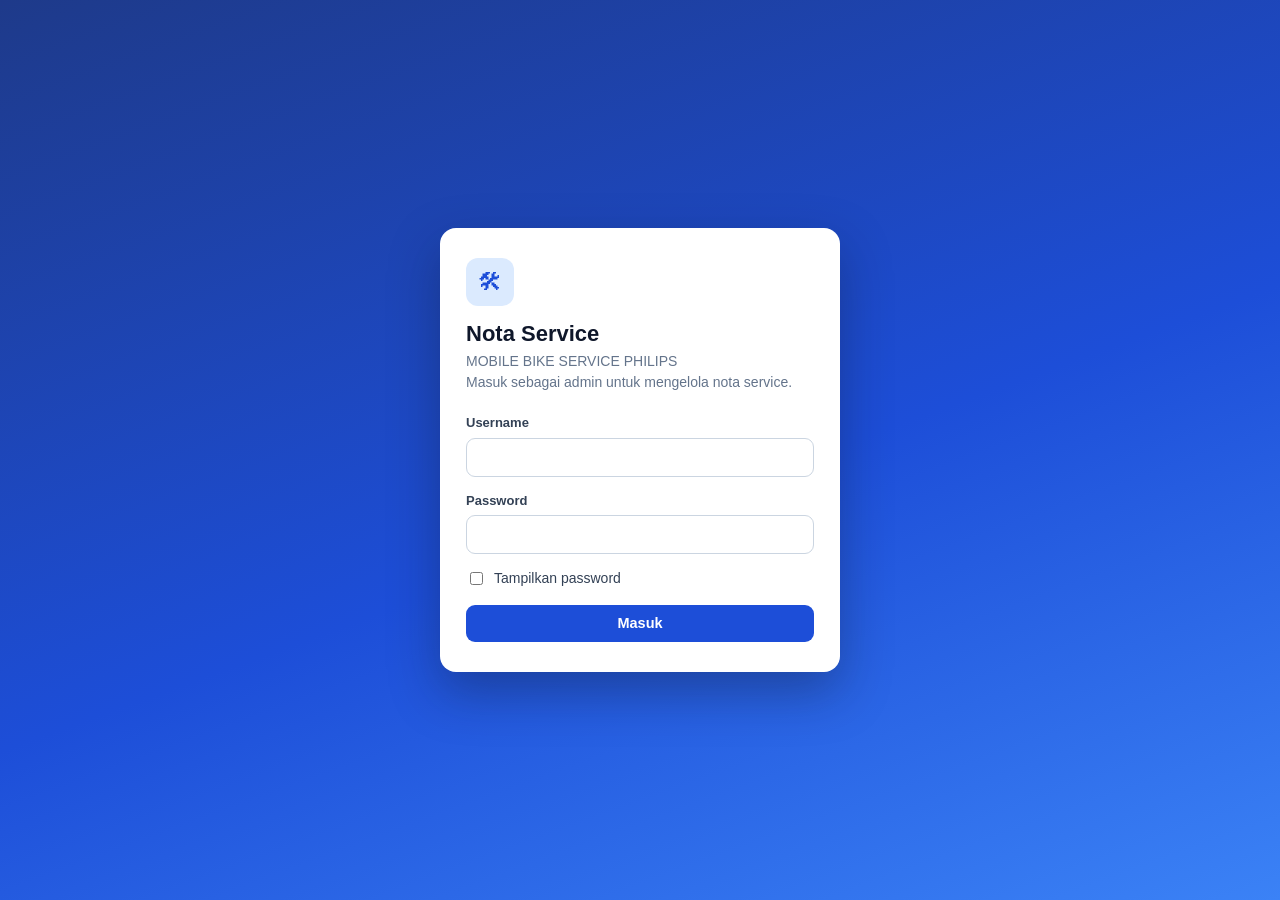
<file: index.html>
<!DOCTYPE html>
<html lang="id">
<head>
  <meta charset="utf-8">
  <meta name="viewport" content="width=device-width, initial-scale=1">
  <title>Nota Service</title>
  <link rel="stylesheet" href="styles.css">
  <style id="pageStyle"></style>
</head>
<body>

  <!-- Splash -->
  <div id="splash" class="splash"><div class="spinner"></div> Memuat aplikasi...</div>

  <!-- ===================== LOGIN ===================== -->
  <div id="loginView" class="login-wrap hidden">
    <form id="formLogin" class="login-card" autocomplete="on" novalidate>
      <div class="login-logo">🛠</div>
      <h1 id="loginTitle">Nota Service</h1>
      <p><span id="loginToko"></span><br>Masuk sebagai admin untuk mengelola nota service.</p>
      <div id="loginError" class="alert alert-error hidden"></div>
      <div class="field">
        <label for="lUser">Username</label>
        <input type="text" id="lUser" name="username" autocomplete="username" autocapitalize="none" required>
      </div>
      <div class="field">
        <label for="lPass">Password</label>
        <input type="password" id="lPass" name="password" autocomplete="current-password" required>
      </div>
      <label class="check" style="margin-bottom:16px"><input type="checkbox" id="lShow"> Tampilkan password</label>
      <button type="submit" class="btn btn-block" id="btnLogin">Masuk</button>
    </form>
  </div>

  <!-- ===================== APLIKASI ADMIN ===================== -->
  <div id="appView" class="hidden">
    <header class="topbar">
      <div class="topbar-in">
        <div class="brand">
          <div class="brand-ico">🛠</div>
          <div style="min-width:0">
            <div class="brand-name" id="brandName">Nota Service</div>
            <div class="brand-sub">Panel Admin</div>
          </div>
        </div>
        <div class="user-box">
          <span class="user-name">👤 <b id="userName"></b></span>
          <button class="btn btn-sm btn-ghost hidden" id="btnUser" type="button">Kelola User</button>
          <button class="btn btn-sm" id="btnLogout" type="button">Keluar</button>
        </div>
      </div>
    </header>

    <main class="container">
      <!-- Statistik -->
      <section class="stats" id="stats">
        <button type="button" class="stat stat-total" data-status=""><div class="num" id="stTotal">0</div><div class="lbl">Total Nota Service</div></button>
        <button type="button" class="stat" data-status="Baru Diterima"><div class="num" id="stBaru">0</div><div class="lbl">Baru Diterima</div></button>
        <button type="button" class="stat" data-status="Proses Service"><div class="num" id="stProses">0</div><div class="lbl">Dalam Proses</div></button>
        <button type="button" class="stat" data-status="Konfirmasi Harga"><div class="num" id="stKonfirmasi">0</div><div class="lbl">Menunggu Konfirmasi Harga</div></button>
        <button type="button" class="stat" data-status="Selesai Service"><div class="num" id="stSelesai">0</div><div class="lbl">Selesai Service</div></button>
        <button type="button" class="stat" data-status="Menunggu Diambil"><div class="num" id="stMenunggu">0</div><div class="lbl">Menunggu Diambil</div></button>
        <button type="button" class="stat" data-status="Sudah Diambil"><div class="num" id="stDiambil">0</div><div class="lbl">Sudah Diambil</div></button>
      </section>

      <!-- Filter -->
      <section class="panel">
        <div class="toolbar">
          <div class="col-q">
            <label for="fcQ">Cari</label>
            <input type="text" id="fcQ" placeholder="No. nota, nama, no. HP, brand, tipe..." autocomplete="off">
          </div>
          <div>
            <label for="fcStatus">Status Pengerjaan</label>
            <select id="fcStatus"><option value="">Semua status</option></select>
          </div>
          <div>
            <label for="fcGaransi">Status Garansi</label>
            <select id="fcGaransi"><option value="">Semua</option><option>Garansi</option><option>Non Garansi</option></select>
          </div>
          <div>
            <label for="fcDari">Masuk dari</label>
            <input type="date" id="fcDari">
          </div>
          <div>
            <label for="fcSampai">Masuk sampai</label>
            <input type="date" id="fcSampai">
          </div>
          <div><button type="button" class="btn btn-ghost" id="btnResetFilter">Reset</button></div>
          <div><button type="button" class="btn" id="btnBaru">+ Nota Baru</button></div>
        </div>

        <div class="table-wrap">
          <table>
            <thead>
              <tr><th>Nota</th><th>Tgl Masuk</th><th>Konsumen</th><th>Barang</th><th>Garansi</th><th>Status</th><th>Aksi</th></tr>
            </thead>
            <tbody id="tbody"></tbody>
          </table>
        </div>
        <div class="card-list" id="cardList"></div>
        <div class="empty hidden" id="emptyState">Belum ada data yang sesuai.</div>
        <div class="list-meta" id="listMeta"></div>
      </section>
    </main>
  </div>

  <!-- ===================== MODAL FORM ===================== -->
  <div class="modal" id="modalForm" role="dialog" aria-modal="true" aria-labelledby="formTitle">
    <form class="modal-card wide" id="formService" novalidate>
      <div class="modal-head">
        <h2 id="formTitle">Nota Service Baru</h2>
        <button type="button" class="modal-x" data-close="modalForm" aria-label="Tutup">&times;</button>
      </div>
      <div class="modal-body">
        <div id="formError" class="alert alert-error hidden"></div>
        <div class="form-grid">
          <div><label>Nomor Nota Service</label><input type="text" id="fNomor" readonly></div>
          <div><label>Tanggal Masuk</label><input type="text" id="fTglMasuk" readonly></div>

          <div><label for="fNama">Nama Konsumen <span class="req">*</span></label><input type="text" id="fNama" maxlength="100" autocomplete="off"></div>
          <div><label for="fHp">No. HP / WhatsApp <span class="req">*</span></label><input type="tel" id="fHp" maxlength="20" placeholder="08xxxxxxxxxx" autocomplete="off"><small>Otomatis diubah ke format +62.</small></div>

          <div><label for="fBrand">Brand / Merek <span class="req">*</span></label><input type="text" id="fBrand" maxlength="60" autocomplete="off"></div>
          <div><label for="fTipe">Tipe / Model <span class="req">*</span></label><input type="text" id="fTipe" maxlength="80" autocomplete="off"></div>

          <div><label for="fSeri">Nomor Seri</label><input type="text" id="fSeri" maxlength="60" autocomplete="off"></div>
          <div>
            <label for="fGaransi">Status Garansi <span class="req">*</span></label>
            <select id="fGaransi"><option value="">-- Pilih --</option><option>Garansi</option><option>Non Garansi</option></select>
          </div>

          <div id="wrapBeli" class="hidden">
            <label for="fBeli">Tanggal Pembelian <span class="req">*</span></label>
            <input type="date" id="fBeli">
            <small id="beliInfo">Wajib untuk service garansi. Garansi berlaku 2 tahun sejak tanggal pembelian.</small>
          </div>

          <div class="full"><label for="fKeluhan">Keluhan Konsumen <span class="req">*</span></label><textarea id="fKeluhan" maxlength="1000"></textarea></div>

          <div>
            <label for="fStatus">Status Pengerjaan <span class="req">*</span></label>
            <select id="fStatus"></select>
            <small id="fStatusHint">"Konfirmasi Harga" hanya untuk service Non Garansi dan wajib ada estimasi biaya.</small>
          </div>
          <div><label>Tanggal Selesai</label><input type="text" id="fSelesai" readonly></div>

          <div class="full biaya-box" id="biayaBox">
            <label style="margin-bottom:2px">Rincian Biaya Service</label>
            <small id="biayaHint"></small>
            <div id="spList"></div>
            <button type="button" class="btn btn-sm btn-soft" id="btnTambahSp">+ Tambah Sparepart</button>
            <div class="biaya-jasa">
              <label for="fJasa">Biaya Jasa</label>
              <input type="text" id="fJasa" inputmode="numeric" maxlength="13" placeholder="0" autocomplete="off">
            </div>
            <div class="biaya-total"><span id="fTotalLabel">Total Biaya</span><b id="fTotal">Rp 0</b></div>
          </div>

          <div class="full"><label for="fCatatan">Catatan Teknisi <small>(hanya terlihat admin)</small></label><textarea id="fCatatan" maxlength="1000"></textarea></div>
          <div><label>Tanggal Diambil</label><input type="text" id="fDiambil" readonly></div>
        </div>
      </div>
      <div class="modal-foot">
        <button type="button" class="btn btn-ghost" id="btnFormTutup" data-close="modalForm">Batal</button>
        <button type="button" class="btn btn-ghost" id="btnFormReset">Reset</button>
        <button type="button" class="btn btn-soft hidden" id="btnFormNota">Cetak Nota</button>
        <button type="submit" class="btn" id="btnFormSimpan">Simpan</button>
      </div>
    </form>
  </div>

  <!-- ===================== MODAL DETAIL ===================== -->
  <div class="modal" id="modalDetail" role="dialog" aria-modal="true">
    <div class="modal-card wide">
      <div class="modal-head">
        <h2 id="detailTitle">Detail Service</h2>
        <button type="button" class="modal-x" data-close="modalDetail" aria-label="Tutup">&times;</button>
      </div>
      <div class="modal-body" id="detailBody"></div>
      <div class="modal-foot">
        <button type="button" class="btn btn-ghost" data-close="modalDetail">Tutup</button>
        <button type="button" class="btn btn-ghost" id="dtEdit">Edit</button>
        <button type="button" class="btn btn-ghost" id="dtStatus">Ubah Status</button>
        <button type="button" class="btn btn-soft" id="dtNota">Cetak Nota</button>
        <button type="button" class="btn btn-wa" id="dtWa">WhatsApp</button>
      </div>
    </div>
  </div>

  <!-- ===================== MODAL UBAH STATUS ===================== -->
  <div class="modal" id="modalStatus" role="dialog" aria-modal="true">
    <form class="modal-card small" id="formStatus" novalidate>
      <div class="modal-head">
        <h2>Ubah Status</h2>
        <button type="button" class="modal-x" data-close="modalStatus" aria-label="Tutup">&times;</button>
      </div>
      <div class="modal-body">
        <div id="statusError" class="alert alert-error hidden"></div>
        <p style="margin:0 0 12px"><b id="sNota"></b><br><span class="sub" id="sInfo"></span></p>
        <div style="margin-bottom:12px">
          <label for="sStatus">Status baru</label>
          <select id="sStatus"></select>
          <small id="sHint"></small>
        </div>
        <div style="margin-bottom:12px">
          <label for="sKet">Keterangan <small>(opsional, internal, tidak tampil ke konsumen)</small></label>
          <textarea id="sKet" maxlength="300" style="min-height:64px"></textarea>
        </div>
        <label class="check"><input type="checkbox" id="sWa" checked> Siapkan pesan WhatsApp setelah disimpan</label>
      </div>
      <div class="modal-foot">
        <button type="button" class="btn btn-ghost" data-close="modalStatus">Batal</button>
        <button type="submit" class="btn" id="btnStatusSimpan">Simpan Status</button>
      </div>
    </form>
  </div>

  <!-- ===================== MODAL WHATSAPP ===================== -->
  <div class="modal" id="modalWa" role="dialog" aria-modal="true">
    <div class="modal-card">
      <div class="modal-head">
        <h2 id="waTitle">Kirim Status via WhatsApp</h2>
        <button type="button" class="modal-x" data-close="modalWa" aria-label="Tutup">&times;</button>
      </div>
      <div class="modal-body">
        <p style="margin:0 0 10px">Nota <b id="waNota"></b> &middot; Tujuan: <b id="waNomor"></b></p>
        <label for="waPesan">Pesan (dapat diubah sebelum dikirim)</label>
        <textarea id="waPesan" style="min-height:230px"></textarea>
        <div class="alert alert-info" style="margin:12px 0 0">
          Tombol hijau hanya <b>membuka WhatsApp</b> dengan pesan terisi. Pesan baru terkirim setelah Anda menekan tombol kirim di WhatsApp.
        </div>
      </div>
      <div class="modal-foot">
        <button type="button" class="btn btn-ghost" data-close="modalWa">Tutup</button>
        <button type="button" class="btn btn-ghost" id="waJenis">Pakai Pesan Nota</button>
        <button type="button" class="btn btn-ghost" id="waSalin">Salin Tautan Pelacakan</button>
        <button type="button" class="btn btn-soft" id="waNotaBtn">Cetak Nota</button>
        <a class="btn btn-wa" id="waLink" href="#" target="_blank" rel="noopener noreferrer">Kirim Status via WhatsApp</a>
      </div>
    </div>
  </div>

  <!-- ===================== MODAL NOTA ===================== -->
  <div class="modal" id="modalNota" role="dialog" aria-modal="true">
    <div class="modal-card wide">
      <div class="modal-head no-print">
        <h2>Pratinjau Nota</h2>
        <button type="button" class="modal-x" data-close="modalNota" aria-label="Tutup">&times;</button>
      </div>
      <div class="modal-body">
        <div class="paper-pick no-print">
          <label><input type="radio" name="paper" value="a4"> Printer biasa (A4)</label>
          <label><input type="radio" name="paper" value="58"> Thermal 58 mm</label>
        </div>
        <div class="nota-box" id="notaBox"></div>
        <p class="hint no-print" style="margin:10px 0 0">Pada jendela cetak, atur Margin: <b>None/Tidak ada</b> dan matikan <b>Headers and footers</b> agar hasil tidak terpotong.</p>
      </div>
      <div class="modal-foot no-print">
        <button type="button" class="btn btn-ghost" data-close="modalNota">Tutup</button>
        <button type="button" class="btn btn-wa" id="btnNotaWa">Kirim Nota via WhatsApp</button>
        <button type="button" class="btn btn-soft" id="btnNotaJpg">Simpan sebagai JPG</button>
        <button type="button" class="btn" id="btnCetak">Cetak</button>
      </div>
    </div>
  </div>

  <!-- ===================== MODAL NOTA JPG ===================== -->
  <div class="modal" id="modalJpg" role="dialog" aria-modal="true">
    <div class="modal-card">
      <div class="modal-head">
        <h2>Nota JPG</h2>
        <button type="button" class="modal-x" data-close="modalJpg" aria-label="Tutup">&times;</button>
      </div>
      <div class="modal-body">
        <div class="jpg-box"><img id="jpgImg" alt="Gambar nota service"></div>
        <div class="alert alert-info" style="margin:12px 0 0">
          Simpan gambar, lalu kirim lewat WhatsApp: buka chat konsumen, tekan ikon lampiran, dan pilih gambar nota.
          Jika tombol Unduh tidak berfungsi, tekan lama pada gambar lalu pilih <b>Simpan gambar</b>.
        </div>
      </div>
      <div class="modal-foot">
        <button type="button" class="btn btn-ghost" data-close="modalJpg">Tutup</button>
        <button type="button" class="btn btn-soft hidden" id="jpgBagikan">Bagikan</button>
        <a class="btn" id="jpgUnduh" href="#" download="nota.jpg">Unduh JPG</a>
        <a class="btn btn-wa" id="jpgWa" href="#" target="_blank" rel="noopener noreferrer">Buka WhatsApp Konsumen</a>
      </div>
    </div>
  </div>

  <!-- ===================== MODAL KELOLA USER ===================== -->
  <div class="modal" id="modalUser" role="dialog" aria-modal="true">
    <div class="modal-card">
      <div class="modal-head">
        <h2>Kelola User</h2>
        <button type="button" class="modal-x" data-close="modalUser" aria-label="Tutup">&times;</button>
      </div>
      <div class="modal-body">
        <div id="userList"></div>
        <form id="formUser" novalidate style="margin-top:16px">
          <h3 style="font-size:15px;margin-bottom:10px">Tambah User Baru</h3>
          <div id="userError" class="alert alert-error hidden"></div>
          <div style="margin-bottom:12px">
            <label for="uUser">Username</label>
            <input type="text" id="uUser" maxlength="30" autocomplete="off" autocapitalize="none">
          </div>
          <div style="margin-bottom:8px">
            <label for="uPass">Password <small>(minimal 8 karakter)</small></label>
            <input type="password" id="uPass" maxlength="200" autocomplete="new-password">
          </div>
          <label class="check" style="margin-bottom:12px"><input type="checkbox" id="uShow"> Tampilkan password</label>
          <button type="submit" class="btn" id="btnUserTambah">Tambah User</button>
        </form>
        <p class="hint" style="margin:14px 0 0">User dapat membuat nota, mengubah status, mencetak nota, dan mengirim WhatsApp. Hanya admin utama yang dapat mengedit dan menghapus nota serta mengelola user.</p>
      </div>
      <div class="modal-foot">
        <button type="button" class="btn btn-ghost" data-close="modalUser">Tutup</button>
      </div>
    </div>
  </div>

  <!-- ===================== MODAL KONFIRMASI HAPUS ===================== -->
  <div class="modal" id="modalHapus" role="dialog" aria-modal="true">
    <div class="modal-card small">
      <div class="modal-head">
        <h2>Hapus Data Service</h2>
        <button type="button" class="modal-x" data-close="modalHapus" aria-label="Tutup">&times;</button>
      </div>
      <div class="modal-body">
        <p style="margin-top:0">Hapus nota <b id="hNota"></b> milik <b id="hNama"></b>?</p>
        <p class="hint">Data dihapus dari daftar service dan tautan pelacakannya tidak akan berfungsi lagi. Catatan riwayat perubahan status tetap tersimpan di spreadsheet. Tindakan ini tidak dapat dibatalkan dari aplikasi.</p>
      </div>
      <div class="modal-foot">
        <button type="button" class="btn btn-ghost" data-close="modalHapus">Batal</button>
        <button type="button" class="btn btn-danger-solid" id="btnHapusYa">Ya, Hapus</button>
      </div>
    </div>
  </div>

  <div class="toast-wrap" id="toastWrap" aria-live="polite"></div>

  <script src="config.js"></script>
  <script src="app.js"></script>
</body>
</html>
</file>
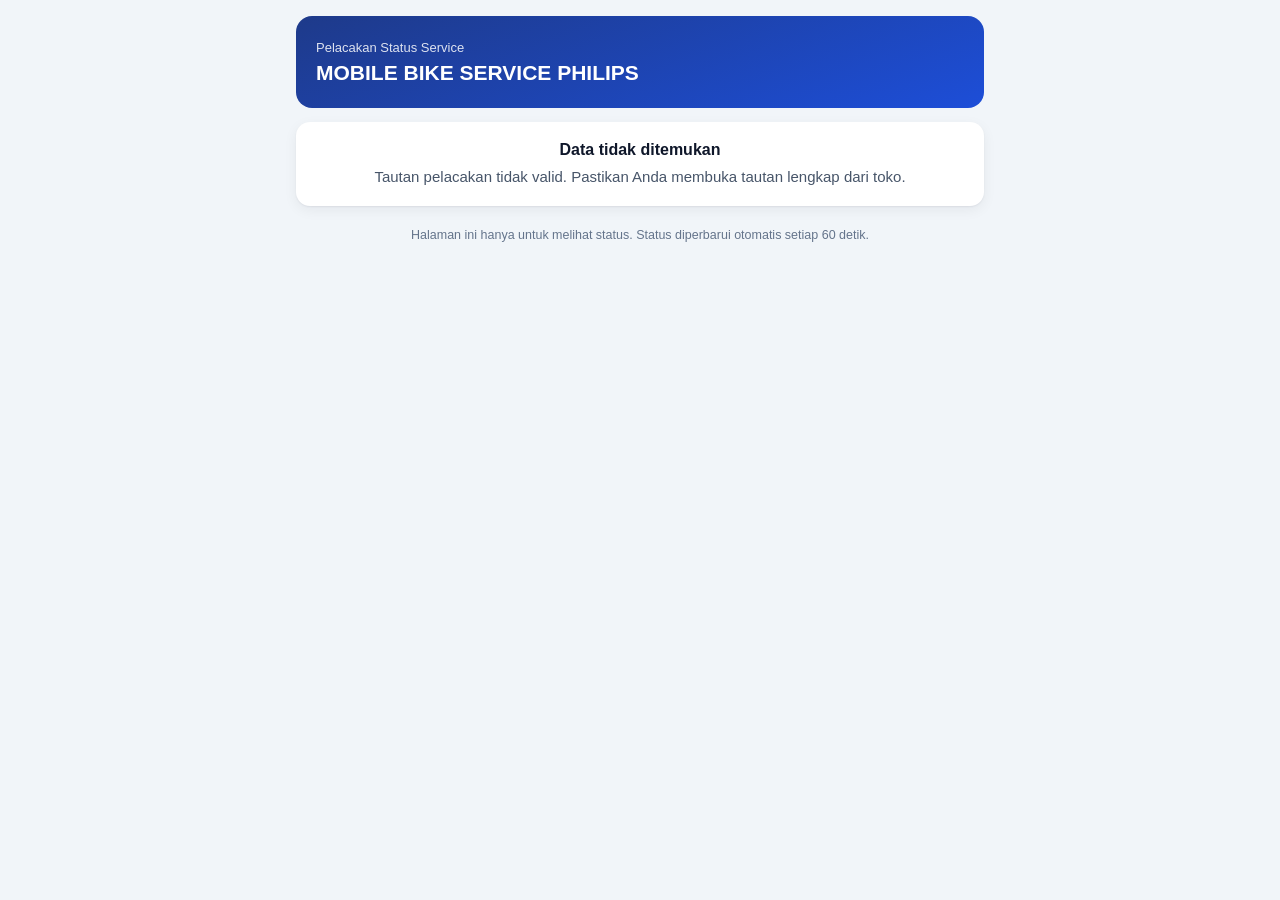
<file: tracking.html>
<!DOCTYPE html>
<html lang="id">
<head>
  <meta charset="utf-8">
  <meta name="viewport" content="width=device-width, initial-scale=1">
  <title>Status Service</title>
  <link rel="stylesheet" href="styles.css">
</head>
<body>
  <div class="track-wrap">
    <div class="track-head">
      <div class="toko">Pelacakan Status Service</div>
      <h1 id="namaToko"></h1>
    </div>

    <div id="loading" class="splash" style="min-height:40vh"><div class="spinner"></div> Memuat status service...</div>
    <div id="errorBox" class="track-card hidden" style="text-align:center">
      <h2 style="margin-bottom:6px">Data tidak ditemukan</h2>
      <p id="errorMsg" style="margin:0;color:#475569"></p>
    </div>

    <div id="konten" class="hidden">
      <div class="track-status">
        <div class="dl">Status Saat Ini</div>
        <div class="big" id="tStatus"></div>
        <p id="tPesan"></p>
        <p class="sub" id="tUpdate"></p>
      </div>

      <div class="track-card">
        <h2>Informasi Service</h2>
        <div class="track-meta">
          <div><div class="dl">Nomor Nota</div><div class="dv" id="tNota"></div></div>
          <div><div class="dl">Tanggal Masuk</div><div class="dv" id="tMasuk"></div></div>
          <div><div class="dl">Nama Konsumen</div><div class="dv" id="tNama"></div></div>
          <div><div class="dl">Status Garansi</div><div class="dv" id="tGaransi"></div></div>
          <div><div class="dl">Brand / Merek</div><div class="dv" id="tBrand"></div></div>
          <div><div class="dl">Tipe / Model</div><div class="dv" id="tTipe"></div></div>
          <div class="full"><div class="dl">Keluhan</div><div class="dv" id="tKeluhan"></div></div>
        </div>
      </div>

      <div class="track-card hidden" id="cBiaya">
        <h2 id="bJudul">Rincian Biaya</h2>
        <div id="bIsi"></div>
        <p class="sub" id="bCatatan" style="margin:10px 0 0"></p>
      </div>

      <div class="track-card">
        <h2>Perkembangan Pengerjaan</h2>
        <ol class="timeline" id="tTimeline"></ol>
      </div>

      <div class="track-card">
        <h2>Riwayat Perubahan Status</h2>
        <ul class="riwayat" id="tRiwayat"></ul>
      </div>

      <div class="track-card">
        <h2>Informasi Toko</h2>
        <div class="dv"><b id="oNama"></b></div>
        <div class="dv" id="oAlamat"></div>
        <div class="dv" id="oTelp"></div>
        <div class="dv sub" id="oJam"></div>
        <div style="margin-top:12px"><a class="btn btn-wa hidden" id="oWa" target="_blank" rel="noopener noreferrer" href="#">Hubungi via WhatsApp</a></div>
      </div>

      <div style="text-align:center;margin-bottom:8px">
        <button type="button" class="btn btn-ghost" id="btnRefresh">Perbarui Status</button>
      </div>
    </div>

    <div class="track-foot">Halaman ini hanya untuk melihat status. Status diperbarui otomatis setiap 60 detik.</div>
  </div>

<script src="config.js"></script>
<script src="tracking.js"></script>
</body>
</html>
</file>
<file: styles.css>
:root {
  --primary: #1d4ed8;
  --primary-dark: #1e3a8a;
  --primary-soft: #dbeafe;
  --ink: #0f172a;
  --muted: #64748b;
  --line: #e2e8f0;
  --bg: #f1f5f9;
  --surface: #ffffff;
  --danger: #dc2626;
  --success: #16a34a;
  --wa: #16a34a;
  --radius: 12px;
  --shadow: 0 1px 2px rgba(15,23,42,.06), 0 4px 14px rgba(15,23,42,.06);
  --lebar-thermal: 48mm; /* area cetak efektif printer thermal 58 mm; ubah jika tercetak terpotong */
}
* { box-sizing: border-box; }
html, body { margin: 0; padding: 0; }
body {
  font-family: -apple-system, BlinkMacSystemFont, "Segoe UI", Roboto, "Helvetica Neue", Arial, sans-serif;
  background: var(--bg); color: var(--ink); font-size: 15px; line-height: 1.5;
  -webkit-text-size-adjust: 100%;
}
body.modal-open { overflow: hidden; }
.hidden { display: none !important; }
h1, h2, h3 { margin: 0; line-height: 1.25; }
a { color: var(--primary); }
small, .hint { color: var(--muted); font-size: 12.5px; }

/* ---------- Tombol ---------- */
.btn {
  display: inline-flex; align-items: center; justify-content: center; gap: 6px;
  border: 1px solid transparent; border-radius: 9px; padding: 9px 16px; font-size: 14.5px; font-weight: 600;
  cursor: pointer; text-decoration: none; background: var(--primary); color: #fff;
  transition: background .15s, box-shadow .15s, transform .05s; line-height: 1.2; font-family: inherit;
}
.btn:hover { background: var(--primary-dark); }
.btn:active { transform: translateY(1px); }
.btn:disabled { opacity: .55; cursor: not-allowed; }
.btn-ghost { background: #fff; color: var(--ink); border-color: var(--line); }
.btn-ghost:hover { background: #f8fafc; }
.btn-soft { background: var(--primary-soft); color: var(--primary-dark); }
.btn-soft:hover { background: #bfdbfe; }
.btn-danger { background: #fff; color: var(--danger); border-color: #fecaca; }
.btn-danger:hover { background: #fef2f2; }
.btn-danger-solid { background: var(--danger); }
.btn-danger-solid:hover { background: #b91c1c; }
.btn-wa { background: var(--wa); }
.btn-wa:hover { background: #15803d; }
.btn-sm { padding: 6px 10px; font-size: 12.5px; border-radius: 8px; }
.btn-block { width: 100%; }

/* ---------- Form ---------- */
label { display: block; font-size: 13px; font-weight: 600; margin-bottom: 5px; color: #334155; }
.req { color: var(--danger); }
input[type=text], input[type=password], input[type=tel], input[type=date], select, textarea {
  width: 100%; padding: 10px 12px; border: 1px solid #cbd5e1; border-radius: 9px; font-size: 15px;
  font-family: inherit; background: #fff; color: var(--ink); transition: border-color .15s, box-shadow .15s;
}
textarea { resize: vertical; min-height: 84px; }
input:focus, select:focus, textarea:focus { outline: none; border-color: var(--primary); box-shadow: 0 0 0 3px rgba(29,78,216,.15); }
input[readonly], textarea[readonly] { background: #f8fafc; color: #475569; }
.invalid { border-color: var(--danger) !important; box-shadow: 0 0 0 3px rgba(220,38,38,.12) !important; }
.alert { padding: 10px 12px; border-radius: 9px; font-size: 14px; margin-bottom: 12px; }
.alert-error { background: #fef2f2; color: #991b1b; border: 1px solid #fecaca; }
.alert-info { background: #eff6ff; color: #1e40af; border: 1px solid #bfdbfe; }
.form-grid { display: grid; grid-template-columns: 1fr 1fr; gap: 14px 16px; }
.form-grid .full { grid-column: 1 / -1; }
.check { display: flex; align-items: center; gap: 8px; font-weight: 500; font-size: 14px; }
.check input { width: auto; }

/* ---------- Splash & Login ---------- */
.splash { min-height: 100vh; display: flex; align-items: center; justify-content: center; color: var(--muted); }
.spinner { width: 22px; height: 22px; border: 3px solid var(--line); border-top-color: var(--primary); border-radius: 50%; animation: spin .8s linear infinite; margin-right: 10px; }
@keyframes spin { to { transform: rotate(360deg); } }
.login-wrap { min-height: 100vh; display: flex; align-items: center; justify-content: center; padding: 20px;
  background: linear-gradient(160deg, #1e3a8a 0%, #1d4ed8 55%, #3b82f6 100%); }
.login-card { width: 100%; max-width: 400px; background: #fff; border-radius: 16px; padding: 30px 26px; box-shadow: 0 20px 50px rgba(15,23,42,.35); }
.login-logo { width: 48px; height: 48px; border-radius: 12px; background: var(--primary-soft); color: var(--primary); display: flex; align-items: center; justify-content: center; font-size: 24px; margin-bottom: 14px; }
.login-card h1 { font-size: 22px; }
.login-card p { color: var(--muted); margin: 4px 0 20px; font-size: 14px; }
.login-card .field { margin-bottom: 14px; }

/* ---------- Topbar & layout ---------- */
.topbar { background: var(--primary-dark); color: #fff; position: sticky; top: 0; z-index: 20; }
.topbar-in { max-width: 1280px; margin: 0 auto; padding: 12px 18px; display: flex; align-items: center; justify-content: space-between; gap: 12px; }
.brand { display: flex; align-items: center; gap: 10px; min-width: 0; }
.brand-ico { width: 34px; height: 34px; border-radius: 9px; background: rgba(255,255,255,.15); display: flex; align-items: center; justify-content: center; font-size: 18px; flex: none; }
.brand-name { font-weight: 700; font-size: 16px; white-space: nowrap; overflow: hidden; text-overflow: ellipsis; }
.brand-sub { font-size: 12px; opacity: .8; }
.user-box { display: flex; align-items: center; gap: 10px; font-size: 13.5px; flex: none; }
.user-box .btn { background: rgba(255,255,255,.14); border-color: transparent; }
.user-box .btn:hover { background: rgba(255,255,255,.26); }
.container { max-width: 1280px; margin: 0 auto; padding: 18px; }

/* ---------- Statistik ---------- */
.stats { display: grid; grid-template-columns: repeat(7, 1fr); gap: 10px; margin-bottom: 16px; }
.stat { background: var(--surface); border-radius: var(--radius); padding: 12px 14px; box-shadow: var(--shadow); border: 2px solid transparent; cursor: pointer; text-align: left; font-family: inherit; color: inherit; }
.stat:hover { border-color: var(--primary-soft); }
.stat.aktif { border-color: var(--primary); }
.stat .num { font-size: 26px; font-weight: 700; line-height: 1.1; }
.stat .lbl { font-size: 12px; color: var(--muted); margin-top: 3px; }
.stat-total { background: var(--primary); color: #fff; }
.stat-total .lbl { color: rgba(255,255,255,.85); }

/* ---------- Panel / toolbar ---------- */
.panel { background: var(--surface); border-radius: var(--radius); box-shadow: var(--shadow); }
.toolbar { padding: 14px; display: grid; grid-template-columns: 2fr 1.2fr 1.2fr 1fr 1fr auto auto; gap: 10px; align-items: end; }
.toolbar label { font-size: 12px; margin-bottom: 3px; }
.list-meta { padding: 10px 16px; border-top: 1px solid var(--line); color: var(--muted); font-size: 13px; }

/* ---------- Tabel ---------- */
.table-wrap { overflow-x: auto; border-top: 1px solid var(--line); }
table { width: 100%; border-collapse: collapse; font-size: 14px; }
th { text-align: left; font-size: 12px; text-transform: uppercase; letter-spacing: .04em; color: var(--muted); padding: 10px 12px; background: #f8fafc; white-space: nowrap; }
td { padding: 11px 12px; border-top: 1px solid var(--line); vertical-align: top; }
tr:hover td { background: #fafcff; }
.nota-no { font-weight: 700; color: var(--primary-dark); white-space: nowrap; }
.sub { color: var(--muted); font-size: 12.5px; }
.aksi { display: flex; flex-wrap: wrap; gap: 5px; min-width: 250px; }
.empty { padding: 36px 16px; text-align: center; color: var(--muted); }

/* ---------- Kartu (mobile) ---------- */
.card-list { display: none; padding: 12px; gap: 12px; border-top: 1px solid var(--line); }
.svc-card { border: 1px solid var(--line); border-radius: 12px; padding: 13px; background: #fff; }
.svc-card .top { display: flex; justify-content: space-between; gap: 8px; align-items: flex-start; margin-bottom: 8px; }
.svc-card .row { font-size: 13.5px; margin: 3px 0; }
.svc-card .aksi { min-width: 0; margin-top: 10px; }

/* ---------- Badge ---------- */
.badge { display: inline-block; padding: 3px 10px; border-radius: 999px; font-size: 12px; font-weight: 700; white-space: nowrap; }
.st-baru { background: #e0e7ff; color: #3730a3; }
.st-proses { background: #fef3c7; color: #92400e; }
.st-konfirmasi { background: #f3e8ff; color: #6b21a8; }
.st-selesai { background: #ccfbf1; color: #115e59; }
.st-menunggu { background: #ffedd5; color: #9a3412; }
.st-diambil { background: #dcfce7; color: #166534; }
.gr-garansi { background: #dcfce7; color: #166534; }
.gr-non { background: #f1f5f9; color: #475569; }

/* ---------- Modal ---------- */
.modal { position: fixed; inset: 0; background: rgba(15,23,42,.55); display: none; align-items: flex-start; justify-content: center; padding: 24px 12px; overflow-y: auto; z-index: 50; }
.modal.open { display: flex; }
.modal-card { background: #fff; border-radius: 14px; width: 100%; max-width: 640px; box-shadow: 0 25px 60px rgba(0,0,0,.35); margin: auto 0; }
.modal-card.wide { max-width: 760px; }
.modal-card.small { max-width: 440px; }
.modal-head { display: flex; justify-content: space-between; align-items: center; gap: 10px; padding: 16px 20px; border-bottom: 1px solid var(--line); }
.modal-head h2 { font-size: 18px; }
.modal-x { border: 0; background: transparent; font-size: 24px; line-height: 1; cursor: pointer; color: var(--muted); padding: 2px 8px; border-radius: 8px; }
.modal-x:hover { background: #f1f5f9; }
.modal-body { padding: 18px 20px; }
.modal-foot { padding: 14px 20px; border-top: 1px solid var(--line); display: flex; flex-wrap: wrap; gap: 8px; justify-content: flex-end; background: #f8fafc; border-radius: 0 0 14px 14px; }

.detail-grid { display: grid; grid-template-columns: 1fr 1fr; gap: 12px 18px; }
.detail-grid .full { grid-column: 1 / -1; }
.dl { font-size: 12px; color: var(--muted); font-weight: 600; text-transform: uppercase; letter-spacing: .03em; }
.dv { font-size: 15px; word-break: break-word; white-space: pre-wrap; }
.link-box { display: flex; gap: 6px; flex-wrap: wrap; }
.link-box input { flex: 1; min-width: 160px; font-size: 12.5px; }
.riwayat { list-style: none; margin: 8px 0 0; padding: 0; border-left: 2px solid var(--line); }
.riwayat li { position: relative; padding: 0 0 12px 16px; font-size: 13.5px; }
.riwayat li::before { content: ""; position: absolute; left: -6px; top: 5px; width: 10px; height: 10px; border-radius: 50%; background: var(--primary); }
.riwayat .wkt { color: var(--muted); font-size: 12.5px; }

/* ---------- Toast ---------- */
.toast-wrap { position: fixed; right: 14px; bottom: 14px; z-index: 100; display: flex; flex-direction: column; gap: 8px; max-width: calc(100vw - 28px); }
.toast { background: #0f172a; color: #fff; padding: 11px 16px; border-radius: 10px; font-size: 14px; box-shadow: 0 8px 24px rgba(0,0,0,.3); animation: naik .2s ease-out; }
.toast.ok { background: #166534; }
.toast.err { background: #991b1b; }
@keyframes naik { from { opacity: 0; transform: translateY(8px); } to { opacity: 1; transform: none; } }

/* ---------- Pratinjau nota ---------- */
.paper-pick { display: flex; flex-wrap: wrap; gap: 14px; margin-bottom: 12px; }
.paper-pick label { display: inline-flex; align-items: center; gap: 6px; margin: 0; font-weight: 600; cursor: pointer; }
.paper-pick input { width: auto; }
.nota-box { background: #e2e8f0; border-radius: 10px; padding: 14px; overflow-x: auto; display: flex; justify-content: center; }
.nota { background: #fff; color: #000; font-family: "Courier New", Consolas, monospace; box-shadow: 0 2px 10px rgba(0,0,0,.15); }
.nota.paper-58 { width: var(--lebar-thermal); padding: 3mm 2mm; font-size: 10.5px; line-height: 1.35; }
.nota.paper-a4 { width: 100%; max-width: 190mm; padding: 10mm; font-size: 13px; line-height: 1.5; font-family: -apple-system, "Segoe UI", Roboto, Arial, sans-serif; }
.nota-head { text-align: center; margin-bottom: 6px; }
.nota-toko { font-weight: 700; font-size: 1.2em; }
.nota-alamat { font-size: .92em; }
.nota-judul { text-align: center; font-weight: 700; letter-spacing: .12em; margin: 6px 0; padding: 4px 0; border-top: 1px dashed #000; border-bottom: 1px dashed #000; }
.nota-row { display: flex; gap: 6px; margin: 2px 0; align-items: flex-start; }
.nota-row .k { flex: none; width: 24mm; font-weight: 700; }
.nota.paper-a4 .nota-row .k { width: 42mm; }
.nota-row .v { flex: 1; min-width: 0; word-break: break-word; overflow-wrap: anywhere; white-space: pre-wrap; }
.nota-sep { border-top: 1px dashed #000; margin: 6px 0; }
.nota-ttd { display: flex; justify-content: space-between; gap: 8px; margin-top: 8px; text-align: center; }
.nota-ttd > div { flex: 1; }
.ttd-space { height: 14mm; }
.nota.paper-a4 .ttd-space { height: 22mm; }
.ttd-nama { border-top: 1px solid #000; padding-top: 2px; margin: 0 4px; word-break: break-word; }
.nota-foot { text-align: center; margin-top: 8px; font-size: .9em; }

/* ---------- Pelacakan (konsumen) ---------- */
.track-wrap { max-width: 720px; margin: 0 auto; padding: 16px; }
.track-head { background: linear-gradient(160deg, #1e3a8a, #1d4ed8); color: #fff; border-radius: 16px; padding: 22px 20px; margin-bottom: 14px; }
.track-head .toko { font-size: 13px; opacity: .85; }
.track-head h1 { font-size: 21px; margin-top: 2px; }
.track-status { background: #fff; border-radius: 14px; padding: 18px; box-shadow: var(--shadow); margin-bottom: 14px; }
.track-status .big { margin: 8px 0 4px; }
.track-status .big .badge { font-size: 15px; padding: 6px 16px; }
.track-status p { margin: 6px 0 0; color: #334155; }
.track-card { background: #fff; border-radius: 14px; padding: 18px; box-shadow: var(--shadow); margin-bottom: 14px; }
.track-card h2 { font-size: 16px; margin-bottom: 12px; }
.timeline { list-style: none; margin: 0; padding: 0; }
.timeline li { position: relative; padding: 0 0 20px 40px; min-height: 36px; }
.timeline li::before { content: ""; position: absolute; left: 13px; top: 28px; bottom: 0; width: 2px; background: var(--line); }
.timeline li:last-child { padding-bottom: 0; }
.timeline li:last-child::before { display: none; }
.timeline li.done::before { background: var(--success); }
.timeline .dot { position: absolute; left: 0; top: 0; width: 28px; height: 28px; border-radius: 50%; background: #fff; border: 2px solid #cbd5e1; display: flex; align-items: center; justify-content: center; font-size: 13px; font-weight: 700; color: #94a3b8; }
.timeline li.done .dot { background: var(--success); border-color: var(--success); color: #fff; }
.timeline li.now .dot { background: var(--primary); border-color: var(--primary); color: #fff; box-shadow: 0 0 0 5px rgba(29,78,216,.18); }
.timeline .t-name { font-weight: 700; padding-top: 3px; }
.timeline li.pending .t-name { color: #94a3b8; font-weight: 600; }
.timeline .t-time { font-size: 12.5px; color: var(--muted); }
.track-meta { display: grid; grid-template-columns: 1fr 1fr; gap: 12px 16px; }
.track-meta .full { grid-column: 1 / -1; }
.track-foot { text-align: center; color: var(--muted); font-size: 12.5px; padding: 6px 0 20px; }

/* ---------- Responsif ---------- */
@media (max-width: 1100px) {
  .stats { grid-template-columns: repeat(4, 1fr); }
  .toolbar { grid-template-columns: 1fr 1fr 1fr; }
}
@media (max-width: 860px) {
  .table-wrap { display: none; }
  .card-list { display: grid; }
  .brand-sub, .user-name { display: none; }
}
@media (max-width: 600px) {
  .container { padding: 12px; }
  .stats { grid-template-columns: repeat(2, 1fr); }
  .toolbar { grid-template-columns: 1fr 1fr; }
  .toolbar .col-q { grid-column: 1 / -1; }
  .form-grid, .detail-grid, .track-meta { grid-template-columns: 1fr; }
  .modal { padding: 0; }
  .modal-card, .modal-card.wide, .modal-card.small { max-width: none; border-radius: 0; min-height: 100vh; margin: 0; }
  .modal-foot { border-radius: 0; position: sticky; bottom: 0; }
  .modal-foot .btn { flex: 1 1 auto; }
}

/* ---------- Rincian biaya ---------- */
.biaya-box { border: 1px solid var(--line); border-radius: 10px; padding: 12px; background: #f8fafc; }
.biaya-box > small { display: block; margin: 2px 0 10px; }
.sp-row { display: grid; grid-template-columns: minmax(0, 1fr) 64px 130px 120px 38px; gap: 8px; align-items: center; margin-bottom: 8px; }
.sp-sub { order: 4; text-align: right; font-weight: 600; font-size: 13.5px; white-space: nowrap; }
.sp-del { order: 5; padding: 6px 0; }
.sp-row input:disabled, .biaya-jasa input:disabled { background: #f1f5f9; color: #64748b; }
.biaya-jasa { margin-top: 12px; max-width: 260px; }
.biaya-total { display: flex; justify-content: space-between; align-items: center; margin-top: 12px; padding-top: 10px; border-top: 2px solid var(--line); font-size: 15px; font-weight: 600; }
.biaya-total b { color: var(--primary-dark); font-size: 18px; }
.biaya-tbl { width: 100%; border-collapse: collapse; }
.biaya-tbl td { padding: 7px 0; border-bottom: 1px solid var(--line); vertical-align: top; }
.biaya-tbl td.r { text-align: right; white-space: nowrap; padding-left: 12px; }
.biaya-tbl tr.total td { border-bottom: 0; border-top: 2px solid var(--line); font-weight: 700; font-size: 1.05em; }
.biaya-tbl .sub { font-size: 12.5px; color: var(--muted); font-weight: 400; }
@media (max-width: 700px) {
  .sp-row { grid-template-columns: 64px minmax(0, 1fr) 38px; }
  .sp-nama { grid-column: 1 / -1; }
  .sp-del { order: 4; }
  .sp-sub { order: 5; grid-column: 1 / -1; }
}
.nota-sub { font-weight: 700; text-align: center; letter-spacing: .06em; margin: 2px 0 4px; }
.nota-item { margin: 3px 0; }
.nota-item .n { word-break: break-word; overflow-wrap: anywhere; }
.nota-hrg { display: flex; justify-content: space-between; gap: 8px; }
.nota-item .nota-hrg { padding-left: 3mm; }
.nota-total { font-weight: 700; font-size: 1.05em; }
.nota-ket { font-size: .88em; margin-top: 3px; }

/* ---------- Nota JPG ---------- */
.jpg-box { background: #e2e8f0; border-radius: 10px; padding: 10px; text-align: center; max-height: 60vh; overflow: auto; }
.jpg-box img { display: block; max-width: 100%; height: auto; margin: 0 auto; background: #fff; box-shadow: 0 2px 10px rgba(0,0,0,.15); }

/* ---------- Kelola user ---------- */
.user-row { display: flex; justify-content: space-between; align-items: center; gap: 10px; padding: 10px 0; border-bottom: 1px solid var(--line); }
.btn:disabled.btn-danger { background: #f8fafc; color: #94a3b8; border-color: var(--line); }

/* ---------- Cetak ---------- */
@media print {
  html, body { background: #fff !important; }
  body.printing-nota .splash, body.printing-nota #loginView, body.printing-nota #appView,
  body.printing-nota .toast-wrap, body.printing-nota .modal:not(#modalNota) { display: none !important; }
  body.printing-nota .no-print { display: none !important; }
  body.printing-nota #modalNota { position: static !important; display: block !important; background: none !important; padding: 0 !important; overflow: visible !important; }
  body.printing-nota #modalNota .modal-card { box-shadow: none !important; max-width: none !important; width: auto !important; margin: 0 !important; border-radius: 0 !important; min-height: 0 !important; background: none !important; }
  body.printing-nota #modalNota .modal-body { padding: 0 !important; }
  body.printing-nota .nota-box { background: none !important; padding: 0 !important; overflow: visible !important; display: block !important; }
  body.printing-nota .nota { box-shadow: none !important; margin: 0 auto; page-break-inside: avoid; }
  body.printing-nota .nota.paper-a4 { max-width: none; width: 100%; padding: 0; }
  body.printing-nota .nota.paper-58 { padding: 2mm 0; }
}
</file>
